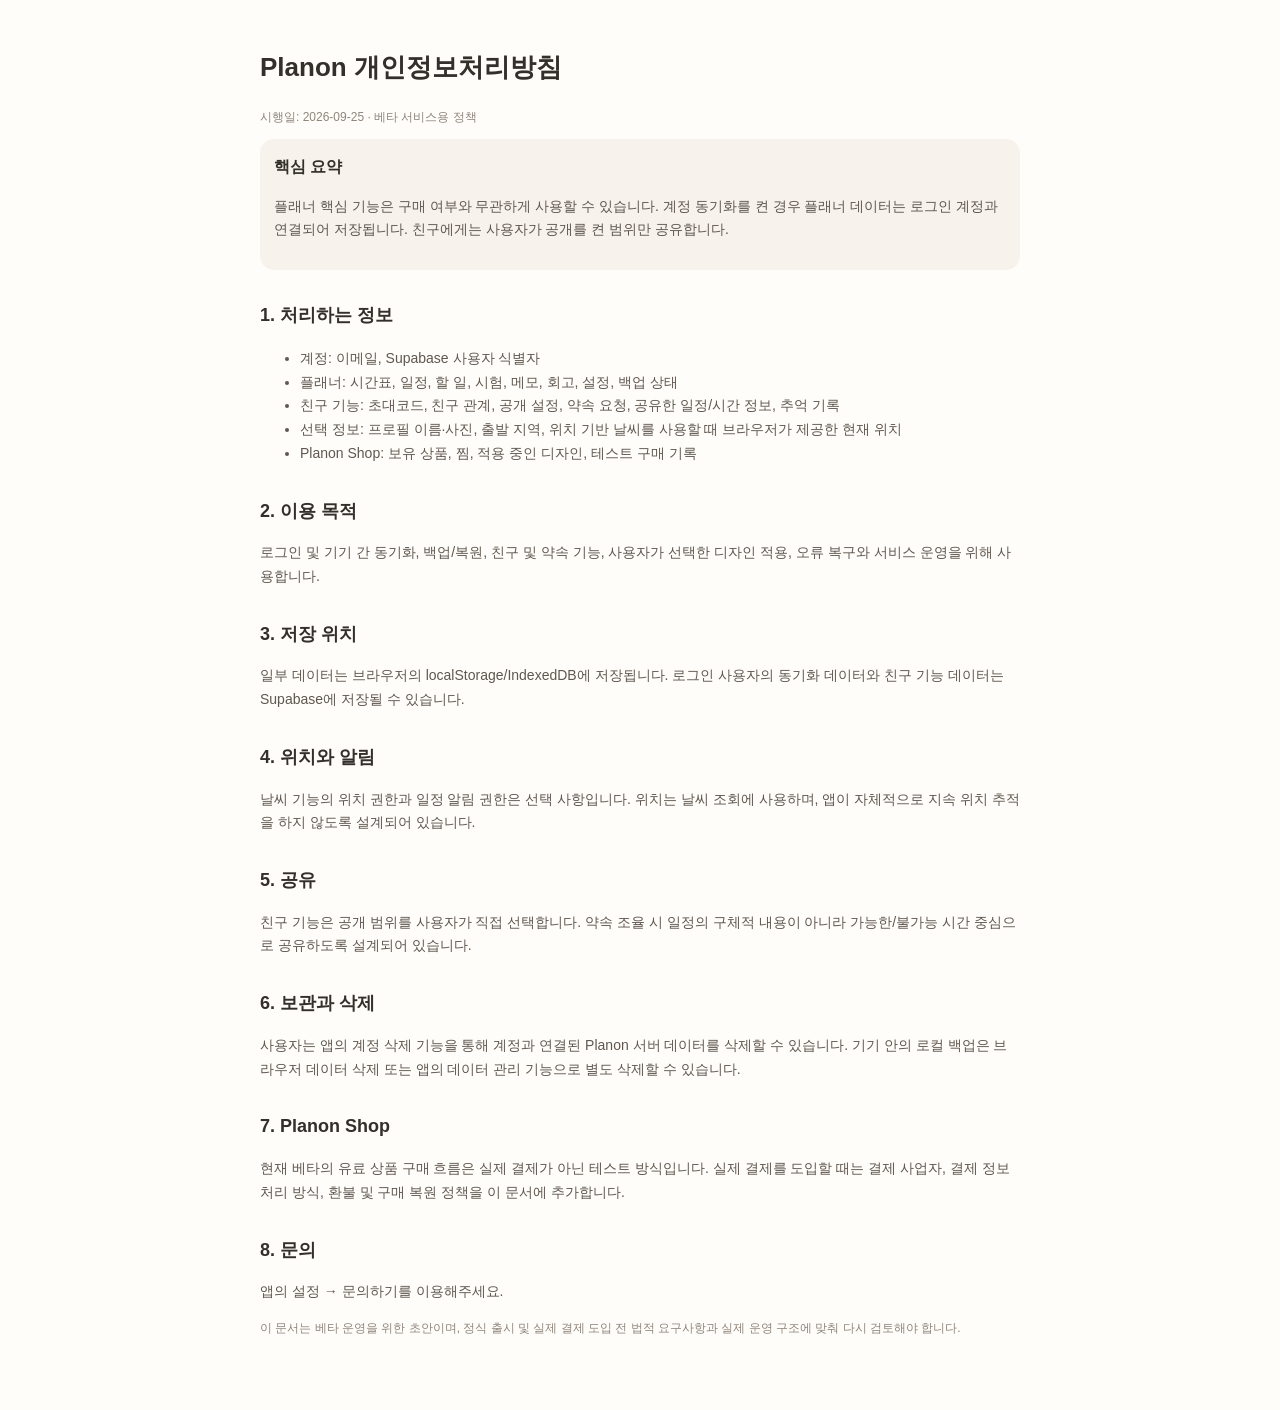
<file: privacy.html>
<!doctype html><html lang="ko"><head><meta charset="utf-8"><meta name="viewport" content="width=device-width,initial-scale=1"><title>Planon 개인정보처리방침</title><style>body{font-family:-apple-system,BlinkMacSystemFont,"Noto Sans KR",sans-serif;max-width:760px;margin:0 auto;padding:28px 18px 60px;line-height:1.7;color:#332f2a;background:#fffdf9}h1{font-size:26px}h2{font-size:18px;margin-top:30px}p,li{font-size:14px;color:#5f5750}.box{padding:14px;border-radius:14px;background:#f7f3ec}.muted{color:#8e857c;font-size:12px}</style></head><body><h1>Planon 개인정보처리방침</h1><p class="muted">시행일: 2026-09-25 · 베타 서비스용 정책</p><div class="box"><b>핵심 요약</b><p>플래너 핵심 기능은 구매 여부와 무관하게 사용할 수 있습니다. 계정 동기화를 켠 경우 플래너 데이터는 로그인 계정과 연결되어 저장됩니다. 친구에게는 사용자가 공개를 켠 범위만 공유합니다.</p></div><h2>1. 처리하는 정보</h2><ul><li>계정: 이메일, Supabase 사용자 식별자</li><li>플래너: 시간표, 일정, 할 일, 시험, 메모, 회고, 설정, 백업 상태</li><li>친구 기능: 초대코드, 친구 관계, 공개 설정, 약속 요청, 공유한 일정/시간 정보, 추억 기록</li><li>선택 정보: 프로필 이름·사진, 출발 지역, 위치 기반 날씨를 사용할 때 브라우저가 제공한 현재 위치</li><li>Planon Shop: 보유 상품, 찜, 적용 중인 디자인, 테스트 구매 기록</li></ul><h2>2. 이용 목적</h2><p>로그인 및 기기 간 동기화, 백업/복원, 친구 및 약속 기능, 사용자가 선택한 디자인 적용, 오류 복구와 서비스 운영을 위해 사용합니다.</p><h2>3. 저장 위치</h2><p>일부 데이터는 브라우저의 localStorage/IndexedDB에 저장됩니다. 로그인 사용자의 동기화 데이터와 친구 기능 데이터는 Supabase에 저장될 수 있습니다.</p><h2>4. 위치와 알림</h2><p>날씨 기능의 위치 권한과 일정 알림 권한은 선택 사항입니다. 위치는 날씨 조회에 사용하며, 앱이 자체적으로 지속 위치 추적을 하지 않도록 설계되어 있습니다.</p><h2>5. 공유</h2><p>친구 기능은 공개 범위를 사용자가 직접 선택합니다. 약속 조율 시 일정의 구체적 내용이 아니라 가능한/불가능 시간 중심으로 공유하도록 설계되어 있습니다.</p><h2>6. 보관과 삭제</h2><p>사용자는 앱의 계정 삭제 기능을 통해 계정과 연결된 Planon 서버 데이터를 삭제할 수 있습니다. 기기 안의 로컬 백업은 브라우저 데이터 삭제 또는 앱의 데이터 관리 기능으로 별도 삭제할 수 있습니다.</p><h2>7. Planon Shop</h2><p>현재 베타의 유료 상품 구매 흐름은 실제 결제가 아닌 테스트 방식입니다. 실제 결제를 도입할 때는 결제 사업자, 결제 정보 처리 방식, 환불 및 구매 복원 정책을 이 문서에 추가합니다.</p><h2>8. 문의</h2><p>앱의 설정 → 문의하기를 이용해주세요.</p><p class="muted">이 문서는 베타 운영을 위한 초안이며, 정식 출시 및 실제 결제 도입 전 법적 요구사항과 실제 운영 구조에 맞춰 다시 검토해야 합니다.</p></body></html>
</file>
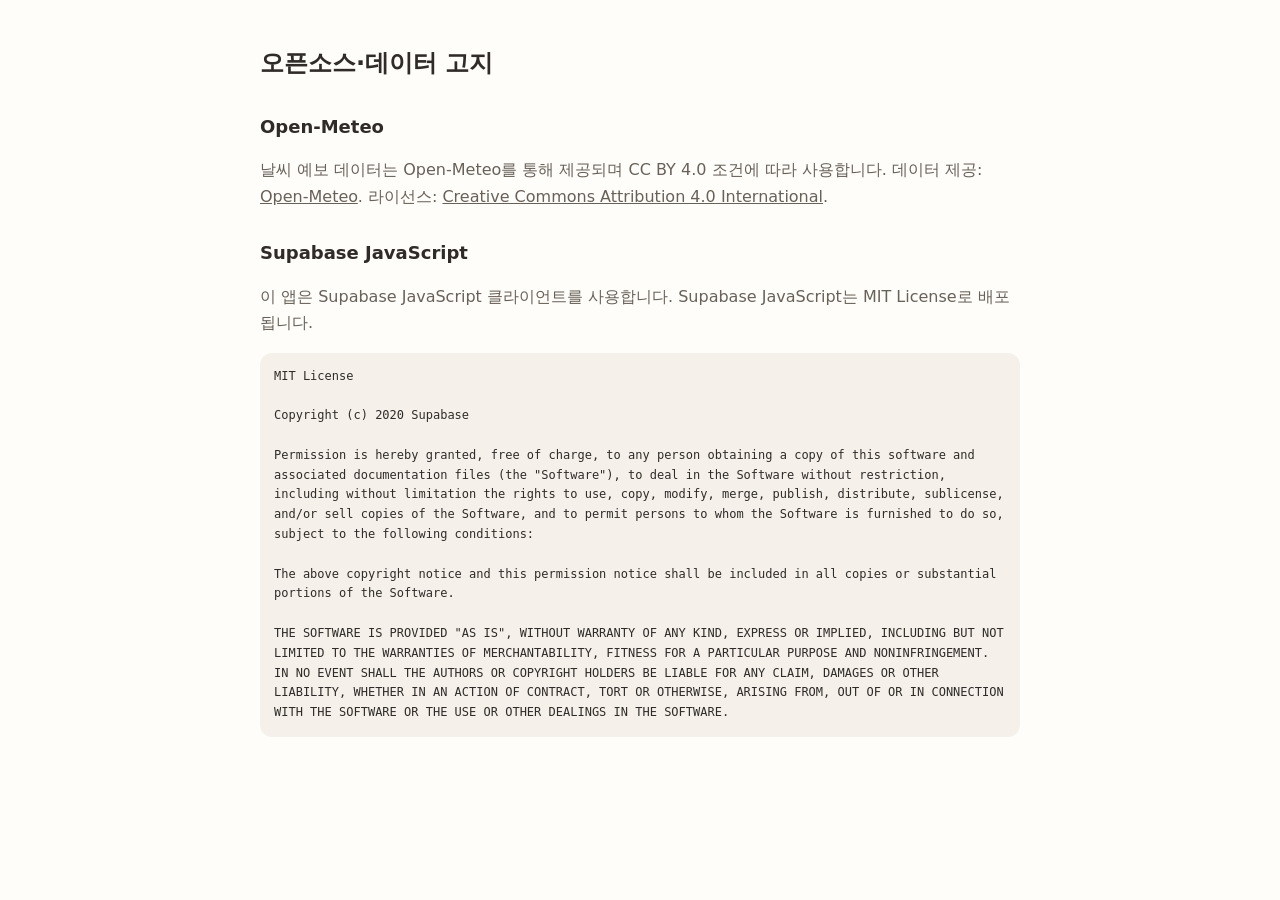
<file: third-party-notices.html>
<!doctype html>
<html lang="ko">
<head>
<meta charset="utf-8">
<meta name="viewport" content="width=device-width,initial-scale=1,viewport-fit=cover">
<title>오픈소스·데이터 고지</title>
<style>
body{max-width:760px;margin:0 auto;padding:28px 20px 48px;font-family:-apple-system,BlinkMacSystemFont,"Apple SD Gothic Neo","Noto Sans KR",system-ui,sans-serif;color:#2f2b28;line-height:1.65;background:#fffdf9}
h1{font-size:24px}h2{font-size:18px;margin-top:28px}p{color:#68615a}a{color:inherit}pre{white-space:pre-wrap;background:#f5f1ea;padding:14px;border-radius:12px;font-size:12px}
</style>
</head>
<body>
<h1>오픈소스·데이터 고지</h1>
<h2>Open-Meteo</h2>
<p>날씨 예보 데이터는 Open-Meteo를 통해 제공되며 CC BY 4.0 조건에 따라 사용합니다. 데이터 제공: <a href="https://open-meteo.com/" target="_blank" rel="noopener">Open-Meteo</a>. 라이선스: <a href="https://creativecommons.org/licenses/by/4.0/" target="_blank" rel="noopener">Creative Commons Attribution 4.0 International</a>.</p>
<h2>Supabase JavaScript</h2>
<p>이 앱은 Supabase JavaScript 클라이언트를 사용합니다. Supabase JavaScript는 MIT License로 배포됩니다.</p>
<pre>MIT License

Copyright (c) 2020 Supabase

Permission is hereby granted, free of charge, to any person obtaining a copy of this software and associated documentation files (the "Software"), to deal in the Software without restriction, including without limitation the rights to use, copy, modify, merge, publish, distribute, sublicense, and/or sell copies of the Software, and to permit persons to whom the Software is furnished to do so, subject to the following conditions:

The above copyright notice and this permission notice shall be included in all copies or substantial portions of the Software.

THE SOFTWARE IS PROVIDED "AS IS", WITHOUT WARRANTY OF ANY KIND, EXPRESS OR IMPLIED, INCLUDING BUT NOT LIMITED TO THE WARRANTIES OF MERCHANTABILITY, FITNESS FOR A PARTICULAR PURPOSE AND NONINFRINGEMENT. IN NO EVENT SHALL THE AUTHORS OR COPYRIGHT HOLDERS BE LIABLE FOR ANY CLAIM, DAMAGES OR OTHER LIABILITY, WHETHER IN AN ACTION OF CONTRACT, TORT OR OTHERWISE, ARISING FROM, OUT OF OR IN CONNECTION WITH THE SOFTWARE OR THE USE OR OTHER DEALINGS IN THE SOFTWARE.</pre>
</body>
</html>
</file>
